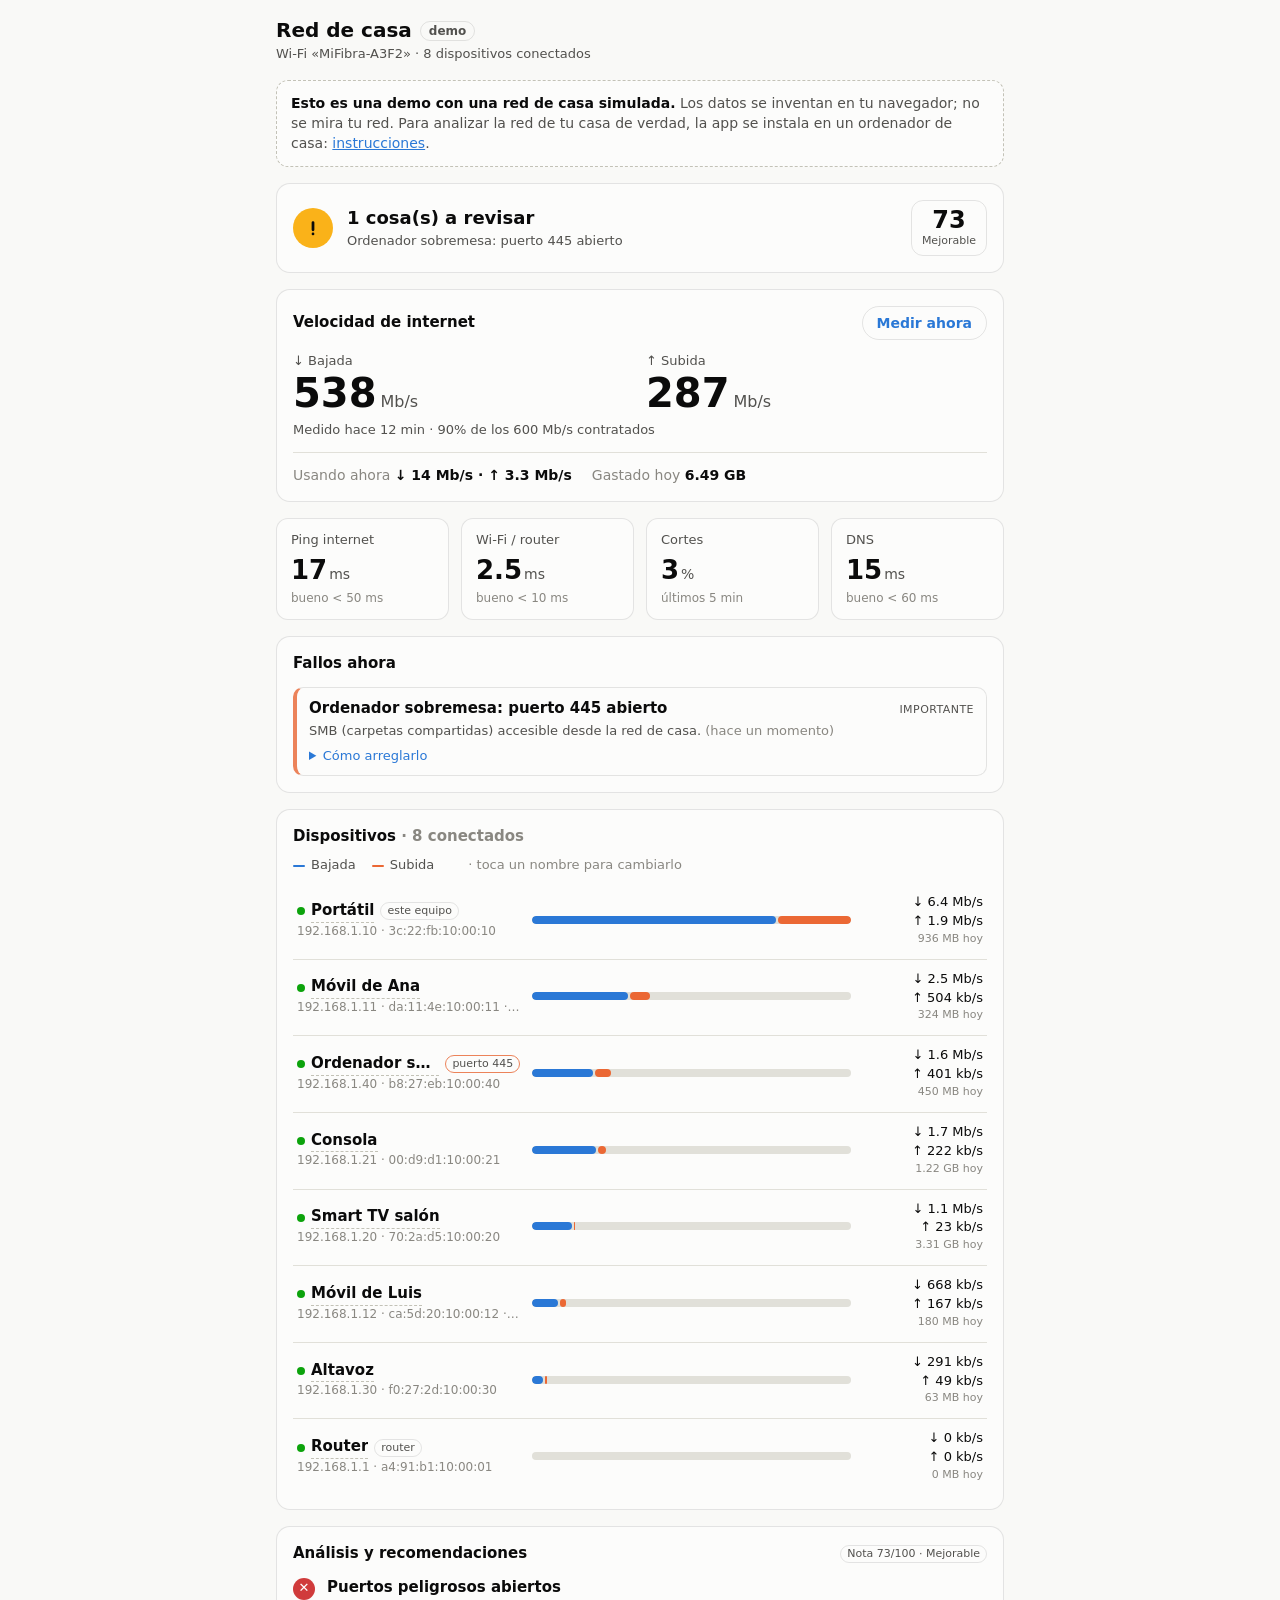
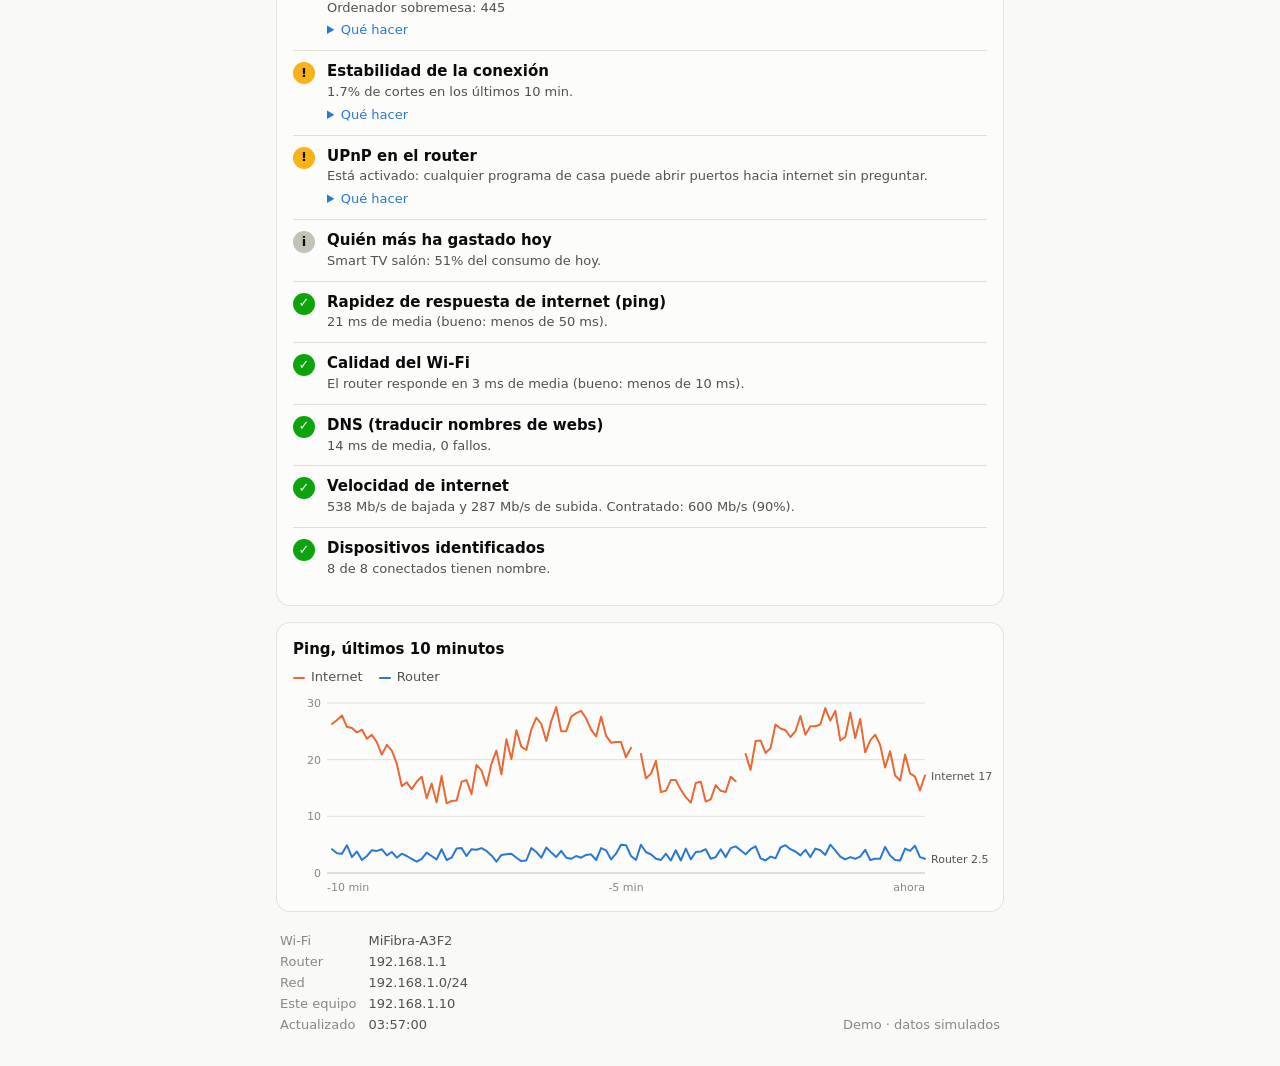
<file: monitor-red-casa/web-demo/index.html>
<!doctype html>
<html lang="es">
<head>
<meta charset="utf-8">
<meta name="viewport" content="width=device-width, initial-scale=1, viewport-fit=cover">
<title>Red de casa</title>
<meta name="claude:viewport-fit-sides" content="cover">
<style>
:root {
  color-scheme: light;
  --plano: #f9f9f7;
  --superficie: #fcfcfb;
  --tinta: #0b0b0b;
  --tinta-2: #52514e;
  --tenue: #898781;
  --rejilla: #e1e0d9;
  --eje: #c3c2b7;
  --borde: rgba(11, 11, 11, 0.10);
  --serie-1: #2a78d6;
  --serie-2: #eb6834;
  --bien: #0ca30c;
  --bien-texto: #006300;
  --aviso: #fab219;
  --serio: #ec835a;
  --critico: #d03b3b;
  --acento: #2a78d6;
}
@media (prefers-color-scheme: dark) {
  :root:not([data-theme="light"]) {
    color-scheme: dark;
    --plano: #0d0d0d;
    --superficie: #1a1a19;
    --tinta: #f0efec;
    --tinta-2: #c3c2b7;
    --rejilla: #2c2c2a;
    --eje: #383835;
    --borde: rgba(255, 255, 255, 0.10);
    --serie-1: #3987e5;
    --serie-2: #d95926;
    --bien-texto: #0ca30c;
    --acento: #3987e5;
  }
}
:root[data-theme="dark"] {
  color-scheme: dark;
  --plano: #0d0d0d;
  --superficie: #1a1a19;
  --tinta: #f0efec;
  --tinta-2: #c3c2b7;
  --rejilla: #2c2c2a;
  --eje: #383835;
  --borde: rgba(255, 255, 255, 0.10);
  --serie-1: #3987e5;
  --serie-2: #d95926;
  --bien-texto: #0ca30c;
  --acento: #3987e5;
}

* { box-sizing: border-box; }
html, body { margin: 0; }
body {
  background: var(--plano);
  color: var(--tinta);
  font: 15px/1.45 system-ui, -apple-system, "Segoe UI", sans-serif;
}
.pagina { max-width: 760px; margin: 0 auto; padding: max(16px, env(safe-area-inset-top)) 16px max(32px, env(safe-area-inset-bottom)); }
h1 { font-size: 20px; margin: 0; }
h2 { font-size: 15px; margin: 0 0 12px; font-weight: 600; }
.sub { color: var(--tinta-2); font-size: 13px; }
.tenue { color: var(--tenue); }
button, input { font: inherit; color: inherit; }

/* Cabecera */
.cabecera { display: flex; align-items: center; justify-content: space-between; gap: 12px; flex-wrap: wrap; margin-bottom: 16px; }
.cabecera form button { background: none; border: 1px solid var(--borde); border-radius: 8px; padding: 6px 12px; cursor: pointer; color: var(--tinta-2); }
.etiqueta-demo { font-size: 12px; border: 1px solid var(--borde); border-radius: 999px; padding: 2px 8px; color: var(--tinta-2); margin-left: 8px; vertical-align: middle; }

/* Banner de estado */
.estado { display: flex; align-items: center; gap: 14px; padding: 16px; border-radius: 14px; background: var(--superficie); border: 1px solid var(--borde); margin-bottom: 16px; }
.estado .icono { width: 40px; height: 40px; border-radius: 50%; display: grid; place-items: center; flex: none; color: #fff; }
.estado .icono svg { width: 22px; height: 22px; }
.estado[data-estado="ok"] .icono { background: var(--bien); }
.estado[data-estado="aviso"] .icono { background: var(--aviso); color: #0b0b0b; }
.estado[data-estado="problema"] .icono { background: var(--critico); }
.estado .titulo { font-size: 18px; font-weight: 600; }

/* Tarjetas de cifras */
.cifras { display: grid; grid-template-columns: repeat(4, minmax(0, 1fr)); gap: 12px; margin-bottom: 16px; }
.cifra { background: var(--superficie); border: 1px solid var(--borde); border-radius: 12px; padding: 12px 14px; }
.cifra .nombre { color: var(--tinta-2); font-size: 13px; }
.cifra .valor { font-size: 26px; font-weight: 600; margin-top: 2px; }
.cifra .valor small { font-size: 14px; font-weight: 400; color: var(--tinta-2); margin-left: 2px; }
.cifra .nota-c { font-size: 12px; color: var(--tenue); }

.panel { background: var(--superficie); border: 1px solid var(--borde); border-radius: 14px; padding: 16px; margin-bottom: 16px; }
.dos { display: grid; grid-template-columns: 1.4fr 1fr; gap: 16px; align-items: start; }
.dos > .panel { margin-bottom: 0; min-width: 0; }
.dos { margin-bottom: 16px; }
@media (max-width: 820px) { .dos { grid-template-columns: 1fr; } }

/* Gráfica de latencia */
.leyenda { display: flex; gap: 16px; font-size: 13px; color: var(--tinta-2); margin: -4px 0 8px; flex-wrap: wrap; }
.leyenda span::before { content: ""; display: inline-block; width: 12px; height: 2px; border-radius: 2px; vertical-align: middle; margin-right: 6px; background: var(--c); }
.grafica { position: relative; }
.grafica svg { display: block; width: 100%; height: 200px; overflow: visible; }
.grafica .rejilla { stroke: var(--rejilla); stroke-width: 1; }
.grafica .base { stroke: var(--eje); stroke-width: 1; }
.grafica .eje { fill: var(--tenue); font-size: 11px; font-variant-numeric: tabular-nums; }
.grafica .linea { fill: none; stroke-width: 2; stroke-linejoin: round; stroke-linecap: round; }
.grafica .etq { font-size: 11px; fill: var(--tinta-2); }
.grafica .cruz { stroke: var(--eje); stroke-width: 1; }
.grafica .punto { stroke: var(--superficie); stroke-width: 2; }
.tooltip { position: absolute; pointer-events: none; background: var(--superficie); border: 1px solid var(--borde); border-radius: 8px; padding: 6px 10px; font-size: 12px; box-shadow: 0 4px 16px rgba(0,0,0,.12); white-space: nowrap; display: none; z-index: 2; }
.tooltip b { font-weight: 600; }
.tooltip .fila::before { content: ""; display: inline-block; width: 8px; height: 8px; border-radius: 50%; background: var(--c); margin-right: 6px; }

/* Fallos */
.alertas { list-style: none; padding: 0; margin: 0; display: grid; gap: 10px; }
.alerta { border: 1px solid var(--borde); border-left: 4px solid var(--c); border-radius: 10px; padding: 10px 12px; }
.alerta[data-nivel="critico"] { --c: var(--critico); }
.alerta[data-nivel="alto"] { --c: var(--serio); }
.alerta[data-nivel="medio"] { --c: var(--aviso); }
.alerta[data-nivel="info"] { --c: var(--eje); }
.alerta .t { font-weight: 600; display: flex; gap: 8px; align-items: baseline; justify-content: space-between; }
.alerta .nivel { font-size: 11px; text-transform: uppercase; letter-spacing: .04em; color: var(--tinta-2); font-weight: 500; white-space: nowrap; }
.alerta .d { color: var(--tinta-2); font-size: 13px; margin-top: 2px; }
.alerta details { margin-top: 6px; font-size: 13px; }
.alerta summary { cursor: pointer; color: var(--acento); }
.alerta details p { margin: 6px 0 0; }
.vacio { color: var(--tinta-2); font-size: 14px; display: flex; gap: 8px; align-items: center; }
.vacio::before { content: "✓"; color: var(--bien-texto); font-weight: 700; }
.recientes { margin-top: 14px; font-size: 13px; color: var(--tinta-2); }
.recientes summary { cursor: pointer; }
.recientes ul { padding-left: 18px; margin: 6px 0 0; }

/* Dispositivos */
.aviso-trafico { font-size: 13px; color: var(--tinta-2); background: var(--plano); border: 1px dashed var(--borde); border-radius: 8px; padding: 8px 10px; margin-bottom: 12px; }
.lista { display: grid; gap: 2px; }
.disp { display: grid; grid-template-columns: minmax(0, 1.4fr) minmax(0, 2fr) 120px; gap: 12px; align-items: center; padding: 10px 4px; border-top: 1px solid var(--rejilla); }
.disp:first-child { border-top: 0; }
.disp.apagado { opacity: .5; }
.disp .quien { min-width: 0; }
.disp .nom { font-weight: 600; display: flex; gap: 6px; align-items: center; min-width: 0; }
.disp .nom button { background: none; border: 0; padding: 0; cursor: pointer; font-weight: 600; text-align: left; overflow: hidden; text-overflow: ellipsis; white-space: nowrap; border-bottom: 1px dashed var(--eje); }
.disp .nom button.sin { color: var(--tinta-2); font-style: italic; font-weight: 500; }
.disp .nom input { width: 100%; padding: 2px 6px; border: 1px solid var(--acento); border-radius: 6px; background: var(--superficie); }
.disp .meta { font-size: 12px; color: var(--tenue); font-variant-numeric: tabular-nums; overflow: hidden; text-overflow: ellipsis; white-space: nowrap; }
.punto-linea { width: 8px; height: 8px; border-radius: 50%; flex: none; background: var(--eje); }
.punto-linea.on { background: var(--bien); }
.chip { font-size: 11px; border: 1px solid var(--borde); border-radius: 999px; padding: 0 6px; color: var(--tinta-2); font-weight: 500; white-space: nowrap; }
.chip.peligro { border-color: var(--serio); }
.barra { height: 8px; background: var(--rejilla); border-radius: 4px; overflow: hidden; display: flex; gap: 2px; }
.barra i { display: block; height: 100%; border-radius: 4px; }
.barra .b { background: var(--serie-1); }
.barra .s { background: var(--serie-2); }
.consumo { font-size: 13px; text-align: right; font-variant-numeric: tabular-nums; }
.consumo .total { font-size: 11px; color: var(--tenue); }
@media (max-width: 620px) {
  .disp { grid-template-columns: minmax(0, 1fr) 96px; }
  .disp .barra-wrap { grid-column: 1 / -1; order: 3; }
}

/* Login */
.login { min-height: 100vh; display: grid; place-items: center; padding: 16px; }
.login form { background: var(--superficie); border: 1px solid var(--borde); border-radius: 16px; padding: 24px; width: 100%; max-width: 360px; }
.login h1 { margin-bottom: 4px; }
.login label { display: block; font-size: 13px; color: var(--tinta-2); margin: 18px 0 6px; }
.login input { width: 100%; padding: 10px 12px; border: 1px solid var(--eje); border-radius: 10px; background: var(--plano); }
.login button { width: 100%; margin-top: 14px; padding: 10px; border: 0; border-radius: 10px; background: var(--acento); color: #fff; font-weight: 600; cursor: pointer; }
.login .error { color: var(--critico); font-size: 13px; margin-top: 10px; }

/* Identidad de series (sin estilos en línea: la CSP los bloquea) */
.c1 { --c: var(--serie-1); }
.c2 { --c: var(--serie-2); }
.grafica .c1 { stroke: var(--serie-1); fill: var(--serie-1); }
.grafica .c2 { stroke: var(--serie-2); fill: var(--serie-2); }
.grafica .linea.c1, .grafica .linea.c2 { fill: none; }

/* ---- App del móvil ---- */
@media (max-width: 620px) { .cifras { grid-template-columns: repeat(2, minmax(0, 1fr)); } }
.estado-texto { flex: 1; min-width: 0; }
.nota { flex: none; text-decoration: none; color: inherit; text-align: center; border: 1px solid var(--borde); border-radius: 12px; padding: 6px 10px; min-width: 64px; }
.nota-num { display: block; font-size: 24px; font-weight: 700; line-height: 1.1; }
.nota-txt { display: block; font-size: 11px; color: var(--tinta-2); }
.panel-cab { display: flex; align-items: center; justify-content: space-between; gap: 12px; margin-bottom: 12px; }
.panel-cab h2 { margin: 0; }
.boton { background: none; border: 1px solid var(--borde); border-radius: 999px; padding: 6px 14px; cursor: pointer; color: var(--acento); font-weight: 600; font-size: 14px; }
.boton:disabled { color: var(--tenue); cursor: default; }
.vel-grande { display: grid; grid-template-columns: 1fr 1fr; gap: 12px; margin-bottom: 6px; }
.vel-nombre { font-size: 13px; color: var(--tinta-2); }
.vel-valor { font-size: 40px; font-weight: 700; line-height: 1.1; }
.vel-valor small { font-size: 16px; font-weight: 500; color: var(--tinta-2); margin-left: 4px; }
.uso { display: flex; gap: 8px 20px; flex-wrap: wrap; margin-top: 12px; padding-top: 12px; border-top: 1px solid var(--rejilla); font-size: 14px; }
.checks { list-style: none; margin: 0; padding: 0; }
.checks li { display: grid; grid-template-columns: 24px minmax(0, 1fr); gap: 10px; padding: 10px 0; border-top: 1px solid var(--rejilla); }
.checks li:first-child { border-top: 0; padding-top: 0; }
.checks .ic { width: 22px; height: 22px; border-radius: 50%; display: grid; place-items: center; font-size: 13px; font-weight: 700; color: #fff; margin-top: 1px; }
.checks [data-e="ok"] .ic { background: var(--bien); }
.checks [data-e="mejorar"] .ic { background: var(--aviso); color: #0b0b0b; }
.checks [data-e="mal"] .ic { background: var(--critico); }
.checks [data-e="info"] .ic { background: var(--eje); color: var(--tinta); }
.checks .t { font-weight: 600; }
.checks .d { color: var(--tinta-2); font-size: 13px; }
.checks details { font-size: 13px; margin-top: 4px; }
.checks summary { cursor: pointer; color: var(--acento); }
.checks details p { margin: 6px 0 0; }
.pie { display: flex; justify-content: space-between; align-items: flex-end; gap: 16px; flex-wrap: wrap; font-size: 13px; color: var(--tinta-2); padding: 4px 4px 0; }
.pie dl { display: grid; grid-template-columns: auto auto; gap: 2px 12px; margin: 0; }
.pie dt { color: var(--tenue); }
.pie dd { margin: 0; font-variant-numeric: tabular-nums; }

.pagina { padding-left: max(16px, env(safe-area-inset-left, 0px)); padding-right: max(16px, env(safe-area-inset-right, 0px)); }
.aviso-demo { font-size: 14px; background: var(--superficie); border: 1px dashed var(--eje); border-radius: 12px; padding: 12px 14px; margin-bottom: 16px; color: var(--tinta-2); }
.aviso-demo b { color: var(--tinta); }
.aviso-demo a { color: var(--acento); }

</style>
</head>
<body>
<div class="pagina">
  <header class="cabecera">
    <div>
      <h1>Red de casa<span class="etiqueta-demo" id="demo" hidden>demo</span></h1>
      <div class="sub" id="red">Conectando…</div>
    </div>
  </header>

  <section class="aviso-demo">
    <b>Esto es una demo con una red de casa simulada.</b>
    Los datos se inventan en tu navegador; no se mira tu red. Para analizar la red de tu casa de
    verdad, la app se instala en un ordenador de casa: <a href="https://github.com/mateoaaay/cyber-lab/tree/claude/sharp-curie-yuf4eo/monitor-red-casa" target="_blank" rel="noopener">instrucciones</a>.
  </section>


  <section class="estado" id="estado" data-estado="ok" aria-live="polite">
    <div class="icono" id="estado-icono"></div>
    <div class="estado-texto">
      <div class="titulo" id="estado-titulo">Cargando…</div>
      <div class="sub" id="estado-sub"></div>
    </div>
    <a class="nota" id="nota" href="#analisis" hidden>
      <span class="nota-num" id="nota-num">–</span>
      <span class="nota-txt" id="nota-txt">nota</span>
    </a>
  </section>

  <section class="panel velocidad">
    <div class="panel-cab">
      <h2>Velocidad de internet</h2>
      <button class="boton" id="medir" type="button">Medir ahora</button>
    </div>
    <div class="vel-grande">
      <div><div class="vel-nombre">↓ Bajada</div><div class="vel-valor" id="v-bajada">–</div></div>
      <div><div class="vel-nombre">↑ Subida</div><div class="vel-valor" id="v-subida">–</div></div>
    </div>
    <div class="sub" id="v-nota">Pendiente de la primera medición.</div>
    <div class="uso" id="uso" hidden>
      <div><span class="tenue">Usando ahora</span> <b id="uso-ahora">–</b></div>
      <div><span class="tenue">Gastado hoy</span> <b id="uso-hoy">–</b></div>
    </div>
  </section>

  <section class="cifras">
    <div class="cifra"><div class="nombre">Ping internet</div><div class="valor" id="c-internet">–</div><div class="nota-c">bueno &lt; 50 ms</div></div>
    <div class="cifra"><div class="nombre">Wi-Fi / router</div><div class="valor" id="c-router">–</div><div class="nota-c">bueno &lt; 10 ms</div></div>
    <div class="cifra"><div class="nombre">Cortes</div><div class="valor" id="c-perdida">–</div><div class="nota-c">últimos 5 min</div></div>
    <div class="cifra"><div class="nombre">DNS</div><div class="valor" id="c-dns">–</div><div class="nota-c">bueno &lt; 60 ms</div></div>
  </section>

  <section class="panel">
    <h2>Fallos ahora</h2>
    <ul class="alertas" id="alertas"></ul>
    <details class="recientes" id="recientes" hidden>
      <summary>Resueltos recientemente</summary>
      <ul id="recientes-lista"></ul>
    </details>
  </section>

  <section class="panel">
    <div class="panel-cab">
      <h2>Dispositivos <span class="tenue" id="n-disp"></span></h2>
    </div>
    <div class="leyenda">
      <span class="c1">Bajada</span>
      <span class="c2">Subida</span>
      <span class="tenue">· toca un nombre para cambiarlo</span>
    </div>
    <div class="aviso-trafico" id="aviso-trafico" hidden></div>
    <div class="lista" id="dispositivos"></div>
  </section>

  <section class="panel" id="analisis">
    <div class="panel-cab">
      <h2>Análisis y recomendaciones</h2>
      <span class="chip" id="analisis-nota"></span>
    </div>
    <ul class="checks" id="checks"></ul>
  </section>

  <section class="panel">
    <h2>Ping, últimos 10 minutos</h2>
    <div class="leyenda">
      <span class="c2">Internet</span>
      <span class="c1">Router</span>
    </div>
    <div class="grafica" id="grafica">
      <svg id="svg" role="img" aria-label="Latencia a internet y al router en los últimos 10 minutos"></svg>
      <div class="tooltip" id="tooltip"></div>
    </div>
  </section>

  <footer class="pie">
    <dl id="datos-red"></dl>
    <span class="tenue">Demo · datos simulados</span>
  </footer>
</div>
<script>
// Red de casa simulada que corre entera en el navegador, para compartir la app
// con un link. Sustituye a fetch() para las rutas /api/* y genera los mismos
// datos que el servidor Python (ver demo.py y monitor.py).
"use strict";

(() => {
  const AHORA = () => Date.now() / 1000;
  const T0 = AHORA();
  const ROUTER = "192.168.1.1";
  const CONTRATADA = 600;
  // mac, ip, nombre, nombre de red, Mb/s bajada, Mb/s subida, puertos abiertos
  const EQUIPOS = [
    ["a4:91:b1:10:00:01", "192.168.1.1", "Router", "router", 0, 0, []],
    ["3c:22:fb:10:00:10", "192.168.1.10", "Portátil", "portatil", 4, 1.2, []],
    ["da:11:4e:10:00:11", "192.168.1.11", "Móvil de Ana", "", 1.5, 0.3, []],
    ["ca:5d:20:10:00:12", "192.168.1.12", "Móvil de Luis", "", 0.8, 0.2, []],
    ["70:2a:d5:10:00:20", "192.168.1.20", "Smart TV salón", "tv-salon", 18, 0.4, []],
    ["00:d9:d1:10:00:21", "192.168.1.21", "Consola", "consola", 6, 0.8, []],
    ["f0:27:2d:10:00:30", "192.168.1.30", "Altavoz", "", 0.3, 0.05, []],
    ["b8:27:eb:10:00:40", "192.168.1.40", "Ordenador sobremesa", "sobremesa", 2, 0.5, [445]],
  ];
  const INTRUSO = ["5e:8a:01:10:00:66", "192.168.1.66", "", "", 3, 2.5, [23]];
  const DESC = { 21: "FTP (contraseñas en claro)", 23: "Telnet (contraseñas en claro)",
    139: "NetBIOS (compartición antigua de Windows)", 445: "SMB (carpetas compartidas)",
    3389: "Escritorio remoto de Windows", 5900: "VNC (control remoto)" };
  const NIVELES = { critico: 0, alto: 1, medio: 2, info: 3 };

  const nombres = Object.fromEntries(EQUIPOS.map((e) => [e[0], e[2]]));
  const hoy = Object.fromEntries(EQUIPOS.map((e) => [e[0], [e[4] * 3e6 * 60, e[5] * 3e6 * 60]]));
  const historial = [];
  let alertas = {};
  const recientes = [];
  const intrusoDesde = T0 + 30;
  const velocidad = { bajada: 538, subida: 287, ts: T0 - 12 * 60, midiendo: false, error: null };
  const uso = {};

  const media = (xs) => { const v = xs.filter((x) => x != null); return v.length ? v.reduce((a, b) => a + b, 0) / v.length : null; };
  const saturado = (t) => (t - T0 + 90) % 180 > 140; // cada 3 min, 40 s de Wi-Fi saturado
  const equipos = (t = AHORA()) => (t >= intrusoDesde ? [...EQUIPOS, INTRUSO] : EQUIPOS);

  function muestra(t) {
    const sat = saturado(t);
    const router = +(sat ? 25 + Math.random() * 30 : 2 + Math.random() * 3).toFixed(1);
    let internet = Math.random() < 0.02 ? null
      : 18 + 6 * Math.sin(t / 40) + Math.random() * 6 + (sat ? 120 + Math.random() * 80 : 0);
    if (internet != null) internet = +internet.toFixed(1);
    return [t, router, internet, +(8 + Math.random() * 12).toFixed(1)];
  }
  // 10 minutos de historia ya rellenos, para que la gráfica no salga vacía.
  for (let t = T0 - 600; t < T0; t += 5) historial.push(muestra(t));

  function trafico(t, dt) {
    for (const [mac, ip, , , b, s] of equipos(t)) {
      const f = Math.max(0, 1 + 0.8 * Math.sin(t / 23 + (parseInt(ip.split(".")[3], 10) % 7)) + (Math.random() - 0.5) * 0.5);
      uso[mac] = [b * f * 1e6, s * f * 1e6];
      const h = (hoy[mac] ??= [0, 0]);
      h[0] += (uso[mac][0] / 8) * dt;
      h[1] += (uso[mac][1] / 8) * dt;
    }
  }

  function evaluar() {
    const nuevas = {};
    const al = (id, nivel, titulo, detalle, consejo) => (nuevas[id] = { id, nivel, titulo, detalle, consejo });
    const reciente = historial.slice(-12);
    const latI = media(reciente.map((x) => x[2])), latR = media(reciente.map((x) => x[1]));
    if (latI != null && latI > 150)
      al("latencia", "medio", "Internet va lento", `La latencia media a internet es de ${Math.round(latI)} ms (lo normal: < 50 ms).`,
        "Mira abajo qué dispositivo está gastando más ahora mismo: una descarga o una copia en la nube satura la conexión.");
    if (latR != null && latR > 30)
      al("wifi", "medio", "El Wi-Fi va saturado o con mala señal", `El router tarda ${Math.round(latR)} ms en responder (lo normal: < 10 ms).`,
        "Acerca este equipo al router o usa cable. Cambia el canal Wi-Fi en el router, o usa la banda de 5 GHz.");
    let sinNombre = 0;
    for (const [mac, ip, , red, , , puertos] of equipos()) {
      const nombre = nombres[mac] || red || ip;
      if (!nombres[mac]) {
        sinNombre++;
        if (mac === INTRUSO[0])
          al(`nuevo:${mac}`, "medio", "Dispositivo nuevo en la red", `${nombre} (${ip}, ${mac}) se ha conectado por primera vez.`,
            "Si es de alguien de casa, ponle nombre en la lista. Si nadie lo reconoce, cambia la contraseña del Wi-Fi.");
      }
      for (const p of puertos)
        al(`puerto:${mac}:${p}`, "alto", `${nombre}: puerto ${p} abierto`, `${DESC[p]} accesible desde la red de casa.`,
          "Si no lo usas, desactívalo en ese equipo (o en el router si es el router). Si lo usas, pon una contraseña fuerte y no lo abras a internet.");
    }
    if (sinNombre)
      al("sin_nombre", "info", `${sinNombre} dispositivo(s) sin nombre`, "Ponerles nombre ayuda a detectar intrusos.",
        "Toca el nombre de cada dispositivo en la lista para cambiarlo.");
    const ahora = AHORA();
    for (const [id, a] of Object.entries(nuevas)) a.desde = alertas[id]?.desde ?? ahora;
    for (const [id, a] of Object.entries(alertas))
      if (!nuevas[id] && a.nivel !== "info") recientes.unshift({ ...a, hasta: ahora });
    recientes.length = Math.min(recientes.length, 10);
    alertas = nuevas;
  }

  function analisis(disp) {
    const items = [];
    const it = (estado, titulo, detalle, consejo = "", peso = 0) => items.push({ estado, titulo, detalle, consejo, peso });
    const h = historial.slice(-720);
    const perdida = (100 * h.filter((x) => x[2] == null).length) / h.length;
    it(perdida < 1 ? "ok" : perdida < 5 ? "mejorar" : "mal", "Estabilidad de la conexión",
      `${perdida.toFixed(1)}% de cortes en los últimos ${Math.round((h.length * 5) / 60)} min.`,
      "Muchos cortes suelen ser del router o de la línea. Reinicia el router; si continúa, revisa el cable de fibra/ADSL y avisa a tu proveedor.", 20);
    const lat = media(h.map((x) => x[2]));
    it(lat < 50 ? "ok" : lat < 100 ? "mejorar" : "mal", "Rapidez de respuesta de internet (ping)",
      `${Math.round(lat)} ms de media (bueno: menos de 50 ms).`,
      "Un ping alto se nota en juegos y videollamadas. Suele subir cuando alguien descarga o sube algo grande: mira quién consume más.", 15);
    const latR = media(h.map((x) => x[1]));
    it(latR < 10 ? "ok" : latR < 30 ? "mejorar" : "mal", "Calidad del Wi-Fi",
      `El router responde en ${Math.round(latR)} ms de media (bueno: menos de 10 ms).`,
      "Pon el router en un sitio alto y despejado, lejos de microondas y del suelo. Usa la banda de 5 GHz cerca del router y cable para la tele y la consola. En casas grandes, un sistema Wi-Fi mesh ayuda.", 15);
    const dns = media(h.map((x) => x[3]));
    it(dns > 60 ? "mejorar" : "ok", "DNS (traducir nombres de webs)", `${Math.round(dns)} ms de media, 0 fallos.`,
      "Pon en el router los DNS 1.1.1.1 y 9.9.9.9.", 10);
    const r = velocidad.bajada / CONTRATADA;
    it(r >= 0.8 ? "ok" : r >= 0.5 ? "mejorar" : "mal", "Velocidad de internet",
      `${Math.round(velocidad.bajada)} Mb/s de bajada y ${Math.round(velocidad.subida)} Mb/s de subida. Contratado: ${CONTRATADA} Mb/s (${Math.round(100 * r)}%).`,
      "Por Wi-Fi es normal perder velocidad. Si con cable tampoco llega al 80%, reinicia el router y, si sigue, reclama al proveedor.", 15);
    const conPuertos = disp.filter((d) => d.puertos.length && d.en_linea);
    it(conPuertos.length ? "mal" : "ok", "Puertos peligrosos abiertos",
      conPuertos.map((d) => `${d.nombre || d.ip}: ${d.puertos.map((p) => p.puerto).join(", ")}`).join("; "),
      "Desactiva en cada equipo los servicios que no uses (compartir carpetas, escritorio remoto…). Si es el router, hazlo desde su panel de administración.", 15);
    it("mejorar", "UPnP en el router", "Está activado: cualquier programa de casa puede abrir puertos hacia internet sin preguntar.",
      "Entra al panel del router y desactiva UPnP. Si alguna consola deja de funcionar online, vuelve a activarlo o abre solo sus puertos a mano.", 5);
    const sin = disp.filter((d) => d.en_linea && !d.nombre).length;
    it(sin ? "mejorar" : "ok", "Dispositivos identificados", `${disp.length - sin} de ${disp.length} conectados tienen nombre.`,
      "Pon nombre a cada dispositivo: si aparece uno que nadie conoce, cambia la contraseña del Wi-Fi (WPA2/WPA3, mínimo 12 caracteres).", 5);
    const total = disp.reduce((a, d) => a + d.hoy_bajada + d.hoy_subida, 0);
    const top = disp.reduce((a, d) => (d.hoy_bajada + d.hoy_subida > a.hoy_bajada + a.hoy_subida ? d : a));
    it("info", "Quién más ha gastado hoy", `${top.nombre || top.ip}: ${Math.round((100 * (top.hoy_bajada + top.hoy_subida)) / total)}% del consumo de hoy.`);
    let nota = 100;
    for (const x of items) nota -= x.estado === "mal" ? x.peso : x.estado === "mejorar" ? x.peso / 2 : 0;
    nota = Math.max(0, Math.round(nota));
    const orden = { mal: 0, mejorar: 1, info: 2, ok: 3 };
    items.sort((a, b) => orden[a.estado] - orden[b.estado]);
    return { nota, etiqueta: nota >= 85 ? "Buena" : nota >= 60 ? "Mejorable" : "Mala", items };
  }

  function estado() {
    const disp = equipos().map(([mac, ip, , red, , , puertos]) => ({
      mac, ip, nombre: nombres[mac] || "", nombre_red: red, en_linea: true,
      privada: (parseInt(mac.slice(0, 2), 16) & 2) !== 0, es_router: ip === ROUTER, es_este_equipo: ip === "192.168.1.10",
      puertos: puertos.map((p) => ({ puerto: p, desc: DESC[p] })),
      bajada_bps: uso[mac]?.[0] ?? 0, subida_bps: uso[mac]?.[1] ?? 0,
      hoy_bajada: hoy[mac]?.[0] ?? 0, hoy_subida: hoy[mac]?.[1] ?? 0,
      primera_vez: mac === INTRUSO[0] ? intrusoDesde : T0 - 86400 * 30, ultima_vez: AHORA(),
    }));
    disp.sort((a, b) => b.bajada_bps + b.subida_bps - (a.bajada_bps + a.subida_bps));
    const lista = Object.values(alertas).sort((a, b) => NIVELES[a.nivel] - NIVELES[b.nivel] || a.desde - b.desde);
    const peor = lista[0]?.nivel;
    const graves = lista.filter((a) => a.nivel !== "info").length;
    const ultimo = historial[historial.length - 1];
    const ventana = historial.slice(-60);
    return {
      modo: "demo", actualizado: ultimo[0],
      red: { ip_local: "192.168.1.10", router: ROUTER, subred: "192.168.1.0/24", wifi: "MiFibra-A3F2" },
      resumen: peor === "critico" ? { estado: "problema", texto: lista[0].titulo }
        : graves ? { estado: "aviso", texto: `${graves} cosa(s) a revisar` } : { estado: "ok", texto: "Todo funciona bien" },
      actual: { router_ms: ultimo[1], internet_ms: ultimo[2], dns_ms: ultimo[3],
        perdida_pct: (100 * ventana.filter((x) => x[2] == null).length) / ventana.length, en_linea: disp.length },
      historial: historial.slice(-120).map((x) => [Math.round(x[0]), x[1], x[2], x[3]]),
      alertas: lista, recientes, dispositivos: disp,
      trafico: { activo: true, mensaje: null },
      velocidad: { ...velocidad, contratada: CONTRATADA },
      uso: { bajada_bps: disp.reduce((a, d) => a + d.bajada_bps, 0), subida_bps: disp.reduce((a, d) => a + d.subida_bps, 0),
        hoy: disp.reduce((a, d) => a + d.hoy_bajada + d.hoy_subida, 0) },
      analisis: analisis(disp),
    };
  }

  let ultimoTick = AHORA();
  function tick() {
    const t = AHORA();
    historial.push(muestra(t));
    if (historial.length > 720) historial.shift();
    trafico(t, t - ultimoTick);
    ultimoTick = t;
    evaluar();
  }
  tick();
  setInterval(tick, 2000);

  const json = (obj, status = 200) =>
    new Response(JSON.stringify(obj), { status, headers: { "Content-Type": "application/json" } });
  const fetchReal = window.fetch.bind(window);
  window.fetch = async (url, opciones = {}) => {
    const ruta = String(url);
    if (ruta.startsWith("/api/estado")) return json(estado());
    if (ruta.startsWith("/api/velocidad")) {
      if (velocidad.midiendo || AHORA() - velocidad.ts < 60) return json({ ok: false });
      velocidad.midiendo = true;
      setTimeout(() => {
        const lento = saturado(AHORA()) ? 0.45 : 1;
        Object.assign(velocidad, { bajada: lento * (480 + Math.random() * 80), subida: lento * (250 + Math.random() * 50),
          ts: AHORA(), midiendo: false });
      }, 4000);
      return json({ ok: true });
    }
    if (ruta.startsWith("/api/nombre")) {
      const d = JSON.parse(opciones.body || "{}");
      nombres[d.mac] = String(d.nombre || "").trim().slice(0, 40);
      evaluar();
      return json({ ok: true });
    }
    return fetchReal(url, opciones);
  };
})();

"use strict";

const NIVEL = { critico: "Crítico", alto: "Importante", medio: "Aviso", info: "Info" };
const ICONOS = {
  ok: '<svg viewBox="0 0 24 24" fill="none" stroke="currentColor" stroke-width="3" stroke-linecap="round" stroke-linejoin="round"><path d="M5 12.5l4.5 4.5L19 7.5"/></svg>',
  aviso: '<svg viewBox="0 0 24 24" fill="none" stroke="currentColor" stroke-width="3" stroke-linecap="round"><path d="M12 6v8M12 18.5v.01"/></svg>',
  problema: '<svg viewBox="0 0 24 24" fill="none" stroke="currentColor" stroke-width="3" stroke-linecap="round"><path d="M7 7l10 10M17 7L7 17"/></svg>',
};
const $ = (id) => document.getElementById(id);
const SVGNS = "http://www.w3.org/2000/svg";

// Crea elementos con textContent: los nombres vienen de la red y no son de fiar.
function el(tag, props = {}, ...hijos) {
  const e = document.createElement(tag);
  for (const [k, v] of Object.entries(props)) {
    if (k === "class") e.className = v;
    else if (k.startsWith("on")) e.addEventListener(k.slice(2), v);
    else if (v !== undefined && v !== null && v !== false) e.setAttribute(k, v === true ? "" : v);
  }
  for (const h of hijos.flat()) if (h != null) e.append(h.nodeType ? h : String(h));
  return e;
}
function svg(tag, attrs = {}) {
  const e = document.createElementNS(SVGNS, tag);
  for (const [k, v] of Object.entries(attrs)) e.setAttribute(k, v);
  return e;
}

const ms = (v) => (v == null ? null : v < 10 ? v.toFixed(1) : Math.round(v).toString());
function velocidad(bps) {
  if (!bps || bps < 1000) return "0 kb/s";
  if (bps < 1e6) return `${Math.round(bps / 1e3)} kb/s`;
  return `${(bps / 1e6).toFixed(bps < 1e7 ? 1 : 0)} Mb/s`;
}
function bytes(b) {
  if (!b) return "0 MB";
  if (b < 1e9) return `${(b / 1e6).toFixed(b < 1e7 ? 1 : 0)} MB`;
  return `${(b / 1e9).toFixed(2)} GB`;
}
function hace(ts) {
  const s = Math.max(0, Date.now() / 1000 - ts);
  if (s < 60) return "hace un momento";
  if (s < 3600) return `hace ${Math.round(s / 60)} min`;
  if (s < 86400) return `hace ${Math.round(s / 3600)} h`;
  return `hace ${Math.round(s / 86400)} días`;
}
function hora(ts) {
  return new Date(ts * 1000).toLocaleTimeString("es", { hour: "2-digit", minute: "2-digit", second: "2-digit" });
}
function valorCifra(id, texto, unidad) {
  const nodo = $(id);
  nodo.replaceChildren(texto ?? "–");
  if (texto != null && unidad) nodo.append(el("small", {}, unidad));
}

// ------------------------------------------------------------------ cabecera
function pintarResumen(d) {
  $("demo").hidden = d.modo !== "demo";
  const r = d.red;
  const enLinea = d.dispositivos.filter((x) => x.en_linea).length;
  $("red").textContent = r.router
    ? `${r.wifi ? `Wi-Fi «${r.wifi}»` : `Red ${r.subred ?? ""}`} · ${enLinea} dispositivos conectados`
    : "No se encuentra el router";
  const est = d.resumen.estado;
  $("estado").dataset.estado = est;
  $("estado-icono").innerHTML = ICONOS[est]; // contenido fijo, no viene de la red
  $("estado-titulo").textContent = d.resumen.texto;
  const graves = d.alertas.filter((a) => a.nivel !== "info");
  $("estado-sub").textContent =
    est === "ok" ? "Internet, Wi-Fi y DNS responden con normalidad." : graves.map((a) => a.titulo).join(" · ");

  const a = d.actual;
  valorCifra("c-internet", a.internet_ms == null ? "Sin respuesta" : ms(a.internet_ms), a.internet_ms == null ? "" : "ms");
  valorCifra("c-router", a.router_ms == null ? "Sin respuesta" : ms(a.router_ms), a.router_ms == null ? "" : "ms");
  valorCifra("c-perdida", a.perdida_pct == null ? null : Math.round(a.perdida_pct).toString(), "%");
  valorCifra("c-dns", a.dns_ms == null ? "Falla" : ms(a.dns_ms), a.dns_ms == null ? "" : "ms");

  const an = d.analisis;
  $("nota").hidden = false;
  $("nota-num").textContent = an.nota;
  $("nota-txt").textContent = an.etiqueta;

  $("datos-red").replaceChildren(
    ...[["Wi-Fi", r.wifi || "desconocido (¿equipo por cable?)"], ["Router", r.router || "–"],
        ["Red", r.subred || "–"], ["Este equipo", r.ip_local || "–"],
        ["Actualizado", d.actualizado ? hora(d.actualizado) : "–"]]
      .flatMap(([k, v]) => [el("dt", {}, k), el("dd", {}, v)]));
}

// ----------------------------------------------------------------- velocidad
function pintarVelocidad(d) {
  const v = d.velocidad;
  const cifra = (id, mbps) => {
    $(id).replaceChildren(mbps == null ? "–" : String(Math.round(mbps)));
    if (mbps != null) $(id).append(el("small", {}, "Mb/s"));
  };
  cifra("v-bajada", v.bajada);
  cifra("v-subida", v.subida);
  let nota;
  if (v.midiendo) nota = "Midiendo la velocidad… (unos 15 segundos)";
  else if (v.error) nota = v.error;
  else if (v.ts) {
    nota = `Medido ${hace(v.ts)}`;
    if (v.contratada && v.bajada != null) nota += ` · ${Math.round((100 * v.bajada) / v.contratada)}% de los ${v.contratada} Mb/s contratados`;
  } else nota = "Pendiente de la primera medición.";
  $("v-nota").textContent = nota;
  const boton = $("medir");
  boton.disabled = v.midiendo;
  boton.textContent = v.midiendo ? "Midiendo…" : "Medir ahora";

  $("uso").hidden = !d.trafico.activo;
  $("uso-ahora").textContent = `↓ ${velocidad(d.uso.bajada_bps)} · ↑ ${velocidad(d.uso.subida_bps)}`;
  $("uso-hoy").textContent = bytes(d.uso.hoy);
}

// ------------------------------------------------------------------ análisis
const ICONO_CHECK = { ok: "✓", mejorar: "!", mal: "✕", info: "i" };
function pintarAnalisis(an) {
  $("analisis-nota").textContent = `Nota ${an.nota}/100 · ${an.etiqueta}`;
  const lista = $("checks");
  lista.replaceChildren(...an.items.map((it) =>
    el("li", { "data-e": it.estado },
      el("span", { class: "ic", "aria-label": it.estado }, ICONO_CHECK[it.estado]),
      el("div", {},
        el("div", { class: "t" }, it.titulo),
        el("div", { class: "d" }, it.detalle),
        it.consejo && it.estado !== "ok" && it.estado !== "info"
          ? el("details", { "data-id": it.titulo }, el("summary", {}, "Qué hacer"), el("p", {}, it.consejo))
          : null))));
  lista.querySelectorAll("details").forEach((det) => {
    const id = "a:" + det.dataset.id;
    det.open = abiertos.has(id);
    det.addEventListener("toggle", () => (det.open ? abiertos.add(id) : abiertos.delete(id)));
  });
}

// ------------------------------------------------------------------- gráfica
let puntos = [];
function pintarGrafica(historial) {
  const caja = $("svg");
  const W = caja.clientWidth || 600, H = 200;
  const M = { izq: 34, der: 62, arr: 8, aba: 22 };
  const ahora = historial.length ? historial[historial.length - 1][0] : Date.now() / 1000;
  const t0 = ahora - 600;
  const datos = historial.filter((p) => p[0] >= t0);
  const maximo = Math.max(20, ...datos.flatMap((p) => [p[1] ?? 0, p[2] ?? 0]));
  const paso = [5, 10, 20, 25, 50, 100, 200, 250, 500, 1000].find((s) => maximo / s <= 4) || 1000;
  const yMax = Math.ceil(maximo / paso) * paso;
  const x = (t) => M.izq + ((t - t0) / 600) * (W - M.izq - M.der);
  const y = (v) => M.arr + (1 - v / yMax) * (H - M.arr - M.aba);

  caja.setAttribute("viewBox", `0 0 ${W} ${H}`);
  caja.replaceChildren();
  for (let v = 0; v <= yMax; v += paso) {
    caja.append(svg("line", { class: v === 0 ? "base" : "rejilla", x1: M.izq, x2: W - M.der, y1: y(v), y2: y(v) }));
    const t = svg("text", { class: "eje", x: M.izq - 6, y: y(v) + 4, "text-anchor": "end" });
    t.textContent = v;
    caja.append(t);
  }
  for (const [min, ancla] of [[10, "start"], [5, "middle"], [0, "end"]]) {
    const t = svg("text", { class: "eje", x: x(ahora - min * 60), y: H - 4, "text-anchor": ancla });
    t.textContent = min ? `-${min} min` : "ahora";
    caja.append(t);
  }
  const series = [
    { idx: 2, clase: "c2", nombre: "Internet" },
    { idx: 1, clase: "c1", nombre: "Router" },
  ];
  const etiquetas = [];
  for (const s of series) {
    let d = "", dentro = false, ultimo = null;
    for (const p of datos) {
      const v = p[s.idx];
      if (v == null) { dentro = false; continue; } // hueco = sin respuesta
      d += `${dentro ? "L" : "M"}${x(p[0]).toFixed(1)},${y(v).toFixed(1)}`;
      dentro = true;
      ultimo = p;
    }
    caja.append(svg("path", { class: `linea ${s.clase}`, d }));
    if (ultimo) etiquetas.push({ s, yv: y(ultimo[s.idx]), v: ultimo[s.idx] });
  }
  // Etiquetas directas al final de cada línea, separadas si se pisan.
  etiquetas.sort((a, b) => a.yv - b.yv);
  for (let i = 1; i < etiquetas.length; i++) {
    if (etiquetas[i].yv - etiquetas[i - 1].yv < 14) etiquetas[i].yv = etiquetas[i - 1].yv + 14;
  }
  for (const e of etiquetas) {
    const t = svg("text", { class: "etq", x: W - M.der + 6, y: Math.min(H - M.aba, e.yv) + 4 });
    t.textContent = `${e.s.nombre} ${ms(e.v)}`;
    caja.append(t);
  }
  const cruz = svg("line", { class: "cruz", y1: M.arr, y2: H - M.aba, visibility: "hidden" });
  caja.append(cruz);
  const marcas = series.map((s) => {
    const c = svg("circle", { class: `punto ${s.clase}`, r: 4, visibility: "hidden" });
    caja.append(c);
    return c;
  });
  puntos = { datos, x, y, series, cruz, marcas, M, W };
}

function moverCursor(ev) {
  const { datos, x, y, series, cruz, marcas, M, W } = puntos;
  if (!datos || !datos.length) return;
  const caja = $("svg").getBoundingClientRect();
  const px = ((ev.clientX - caja.left) / caja.width) * W;
  if (px < M.izq || px > W - M.der) return ocultarCursor();
  let mejor = datos[0];
  for (const p of datos) if (Math.abs(x(p[0]) - px) < Math.abs(x(mejor[0]) - px)) mejor = p;
  const cx = x(mejor[0]);
  cruz.setAttribute("x1", cx); cruz.setAttribute("x2", cx); cruz.setAttribute("visibility", "visible");
  series.forEach((s, i) => {
    const v = mejor[s.idx];
    if (v == null) return marcas[i].setAttribute("visibility", "hidden");
    marcas[i].setAttribute("cx", cx); marcas[i].setAttribute("cy", y(v));
    marcas[i].setAttribute("visibility", "visible");
  });
  const tip = $("tooltip");
  tip.replaceChildren(
    el("b", {}, hora(mejor[0])),
    ...series.map((s) => el("div", { class: `fila ${s.clase}` },
      `${s.nombre}: ${mejor[s.idx] == null ? "sin respuesta" : ms(mejor[s.idx]) + " ms"}`)),
    el("div", {}, `DNS: ${mejor[3] == null ? "falla" : ms(mejor[3]) + " ms"}`),
  );
  tip.style.display = "block";
  const izq = (cx / W) * caja.width;
  tip.style.left = `${Math.min(izq + 12, caja.width - tip.offsetWidth)}px`;
  tip.style.top = "8px";
}
function ocultarCursor() {
  if (!puntos.cruz) return;
  puntos.cruz.setAttribute("visibility", "hidden");
  puntos.marcas.forEach((m) => m.setAttribute("visibility", "hidden"));
  $("tooltip").style.display = "none";
}

// ------------------------------------------------------------------- fallos
function pintarAlertas(alertas, recientes) {
  const lista = $("alertas");
  lista.replaceChildren(
    ...(alertas.length
      ? alertas.map((a) =>
          el("li", { class: "alerta", "data-nivel": a.nivel },
            el("div", { class: "t" }, el("span", {}, a.titulo), el("span", { class: "nivel" }, NIVEL[a.nivel])),
            el("div", { class: "d" }, a.detalle, " ", el("span", { class: "tenue" }, `(${hace(a.desde)})`)),
            el("details", {}, el("summary", {}, "Cómo arreglarlo"), el("p", {}, a.consejo))))
      : [el("li", { class: "vacio" }, "No hay ningún fallo ahora mismo.")]),
  );
  // Conservar desplegados los "Cómo arreglarlo" abiertos entre refrescos.
  lista.querySelectorAll("details").forEach((det, i) => {
    const id = alertas[i]?.id;
    det.open = abiertos.has(id);
    det.addEventListener("toggle", () => (det.open ? abiertos.add(id) : abiertos.delete(id)));
  });
  $("recientes").hidden = !recientes.length;
  $("recientes-lista").replaceChildren(
    ...recientes.map((a) => el("li", {}, `${a.titulo} — resuelto ${hace(a.hasta)}`)),
  );
}
const abiertos = new Set();

// -------------------------------------------------------------- dispositivos
let editando = false;
function pintarDispositivos(lista, trafico) {
  if (editando) return; // no pisar lo que alguien está escribiendo
  const aviso = $("aviso-trafico");
  aviso.hidden = trafico.activo;
  aviso.textContent = trafico.activo ? "" :
    `El consumo por dispositivo no está disponible: ${trafico.mensaje || "desactivado"}. ` +
    "Mira el README para activarlo.";
  const max = Math.max(1, ...lista.map((d) => d.bajada_bps + d.subida_bps));
  $("n-disp").textContent = `· ${lista.filter((d) => d.en_linea).length} conectados`;

  $("dispositivos").replaceChildren(...lista.map((d) => {
    const titulo = d.nombre || d.nombre_red || "Sin nombre";
    const boton = el("button", { class: d.nombre ? "" : "sin", title: "Cambiar nombre", onclick: () => editar(boton, d) }, titulo);
    const chips = [];
    if (d.es_router) chips.push(el("span", { class: "chip" }, "router"));
    if (d.es_este_equipo) chips.push(el("span", { class: "chip" }, "este equipo"));
    for (const p of d.puertos) chips.push(el("span", { class: "chip peligro", title: p.desc }, `puerto ${p.puerto}`));
    const meta = [d.ip, d.mac, d.privada ? "MAC privada (móvil/tablet)" : null,
                  d.en_linea ? null : `visto ${hace(d.ultima_vez)}`].filter(Boolean).join(" · ");

    const barra = el("div", { class: "barra", title: `Bajada ${velocidad(d.bajada_bps)} · Subida ${velocidad(d.subida_bps)}` });
    const b = el("i", { class: "b" }), s = el("i", { class: "s" });
    b.style.width = `${(d.bajada_bps / max) * 100}%`;
    s.style.width = `${(d.subida_bps / max) * 100}%`;
    barra.append(b, s);

    return el("div", { class: `disp${d.en_linea ? "" : " apagado"}` },
      el("div", { class: "quien" },
        el("div", { class: "nom" }, el("span", { class: `punto-linea${d.en_linea ? " on" : ""}`, title: d.en_linea ? "Conectado" : "Desconectado" }), boton, ...chips),
        el("div", { class: "meta" }, meta)),
      el("div", { class: "barra-wrap" }, trafico.activo ? barra : null),
      el("div", { class: "consumo" },
        trafico.activo ? [el("div", {}, `↓ ${velocidad(d.bajada_bps)}`), el("div", {}, `↑ ${velocidad(d.subida_bps)}`),
                          el("div", { class: "total" }, `${bytes(d.hoy_bajada + d.hoy_subida)} hoy`)]
                       : el("span", { class: "tenue" }, "–")));
  }));
}

function editar(boton, d) {
  editando = true;
  const input = el("input", { value: d.nombre, maxlength: 40, placeholder: "Ej.: Móvil de Ana", "aria-label": "Nombre del dispositivo" });
  let hecho = false;
  const terminar = async (guardar) => {
    if (hecho) return;
    hecho = true;
    if (guardar) {
      await fetch("/api/nombre", { method: "POST", headers: { "Content-Type": "application/json" },
        body: JSON.stringify({ mac: d.mac, nombre: input.value }) });
    }
    editando = false;
    actualizar();
  };
  input.addEventListener("keydown", (e) => {
    if (e.key === "Enter") terminar(true);
    if (e.key === "Escape") terminar(false);
  });
  input.addEventListener("blur", () => terminar(true));
  boton.replaceWith(input);
  input.focus();
  input.select();
}

// ------------------------------------------------------------------- bucle
let ultimo = null;
async function actualizar() {
  try {
    const r = await fetch("/api/estado", { cache: "no-store" });
    if (r.status === 401) return (location.href = "/login");
    const d = await r.json();
    ultimo = d;
    pintarResumen(d);
    pintarGrafica(d.historial);
    pintarAlertas(d.alertas, d.recientes);
    pintarDispositivos(d.dispositivos, d.trafico);
    pintarVelocidad(d);
    pintarAnalisis(d.analisis);
  } catch (e) {
    $("estado").dataset.estado = "problema";
    $("estado-icono").innerHTML = ICONOS.problema;
    $("estado-titulo").textContent = "No se puede contactar con el monitor";
    $("estado-sub").textContent = "¿Está encendido el equipo que lo ejecuta? ¿Sigues conectado al Wi-Fi de casa?";
  }
}

$("medir").addEventListener("click", async () => {
  $("medir").disabled = true;
  $("medir").textContent = "Midiendo…";
  const r = await (await fetch("/api/velocidad", { method: "POST" })).json().catch(() => ({}));
  if (!r.ok) {
    $("v-nota").textContent = "Se acaba de medir: espera un minuto para repetirlo.";
    $("medir").disabled = false;
    $("medir").textContent = "Medir ahora";
    return;
  }
  actualizar();
});
$("grafica").addEventListener("pointermove", moverCursor);
$("grafica").addEventListener("pointerleave", ocultarCursor);
window.addEventListener("resize", () => ultimo && pintarGrafica(ultimo.historial));
actualizar();
setInterval(actualizar, 3000);

</script>
</body>
</html>
</file>
